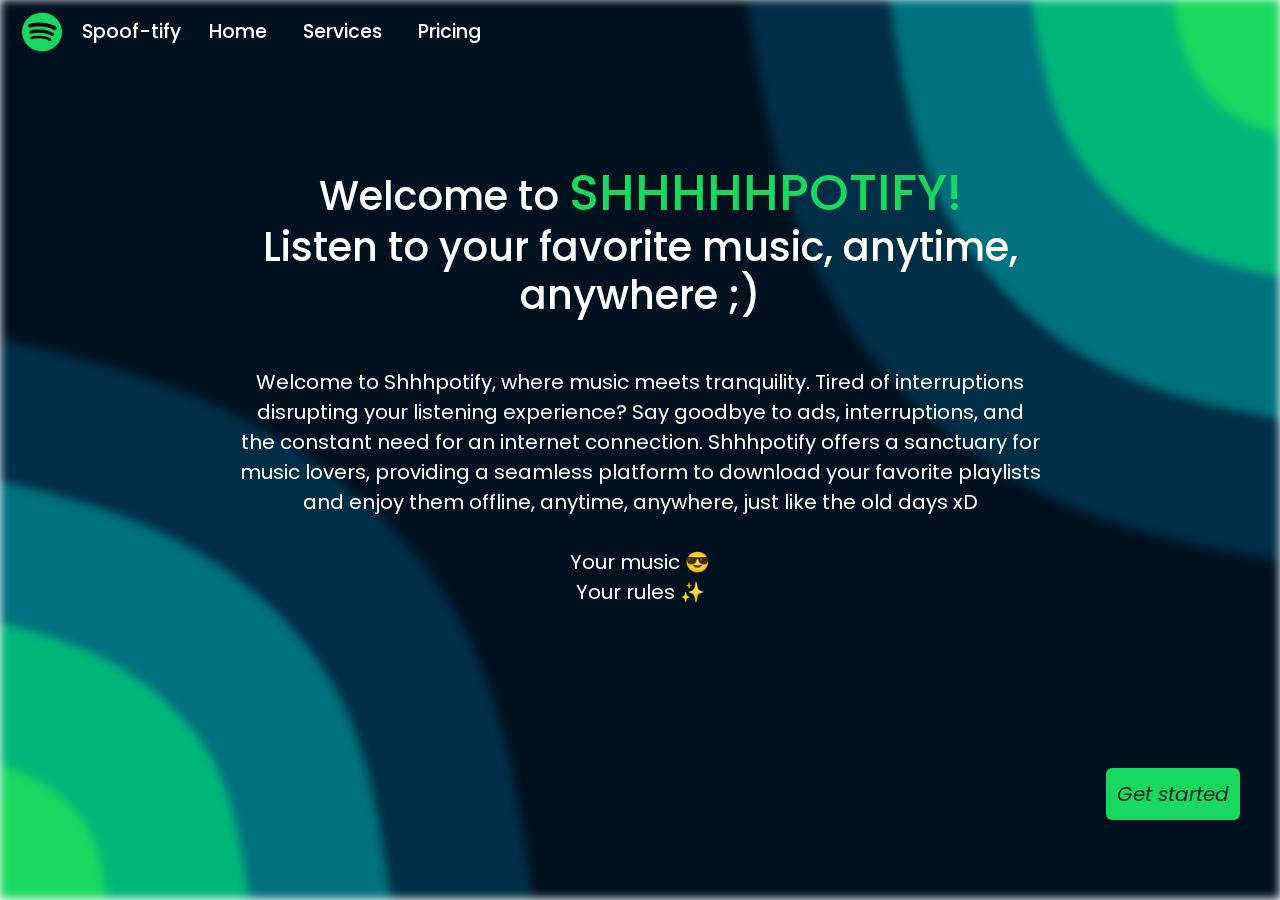
<file: FrontEnd/landing/index.html>
<!DOCTYPE html>
<html lang="en">

<head>
    <meta charset="UTF-8">
    <meta name="viewport" content="width=device-width, initial-scale=1.0">
    <title>Document</title>
    <link href="https://cdn.jsdelivr.net/npm/bootstrap@5.3.3/dist/css/bootstrap.min.css" rel="stylesheet">
    <link rel="stylesheet" href="../styles.css">
    <link rel="preconnect" href="https://fonts.googleapis.com">
    <link rel="preconnect" href="https://fonts.gstatic.com" crossorigin>
    <link href="https://fonts.googleapis.com/css2?family=Poppins:wght@500&display=swap" rel="stylesheet">
</head>

<body>
    <div class="fixed"></div>
    <nav class="navbar navbar-expand-lg bg-body-tertiary">
        <div class="container-fluid">
            <img src="../../images/Spotify_icon.svg.png" alt="" class="logo">
            <a class="navbar-brand" href="#">Spoof-tify </a>
            <button class="navbar-toggler" type="button" data-bs-toggle="collapse" data-bs-target="#navbarNav"
                aria-controls="navbarNav" aria-expanded="false" aria-label="Toggle navigation">
                <span class="navbar-toggler-icon"></span>
            </button>
            <div class="collapse navbar-collapse" id="navbarNav">
                <ul class="navbar-nav">
                    <li class="nav-item">
                        <a class="nav-link active" aria-current="page" href="#">Home</a>
                    </li>
                    <li class="nav-item">
                        <a class="nav-link" href="#">Services</a>
                    </li>
                    <li class="nav-item">
                        <a class="nav-link" href="#">Pricing</a>
                    </li>
                </ul>
            </div>
        </div>
    </nav>


    <div class="jumbotron">
        <h1>Welcome to <span style="font-size: 50px; color: #18d860;"> SHHHHHPOTIFY! </span> <br>
             Listen to your favorite music, anytime, anywhere ;)
        </h1>

        <p>
            Welcome to Shhhpotify, where music meets tranquility. Tired of interruptions disrupting your listening
            experience? Say goodbye to ads, interruptions, and the constant need for an internet connection. Shhhpotify
            offers a sanctuary for music lovers, providing a seamless platform to download your favorite playlists and
            enjoy them offline, anytime, anywhere, just like the old days xD
            <br><br>
            Your music 😎
            <br>
            Your rules ✨

        </p>
    </div>

    <a href="../Starting/index.html"><button class="btn" id="start">
       <i> Get started </i>
    </button></a>

    <script src="../index.js"></script>
    <script src="https://cdn.jsdelivr.net/npm/bootstrap@5.3.3/dist/js/bootstrap.bundle.min.js"></script>
</body>

</html>
</file>
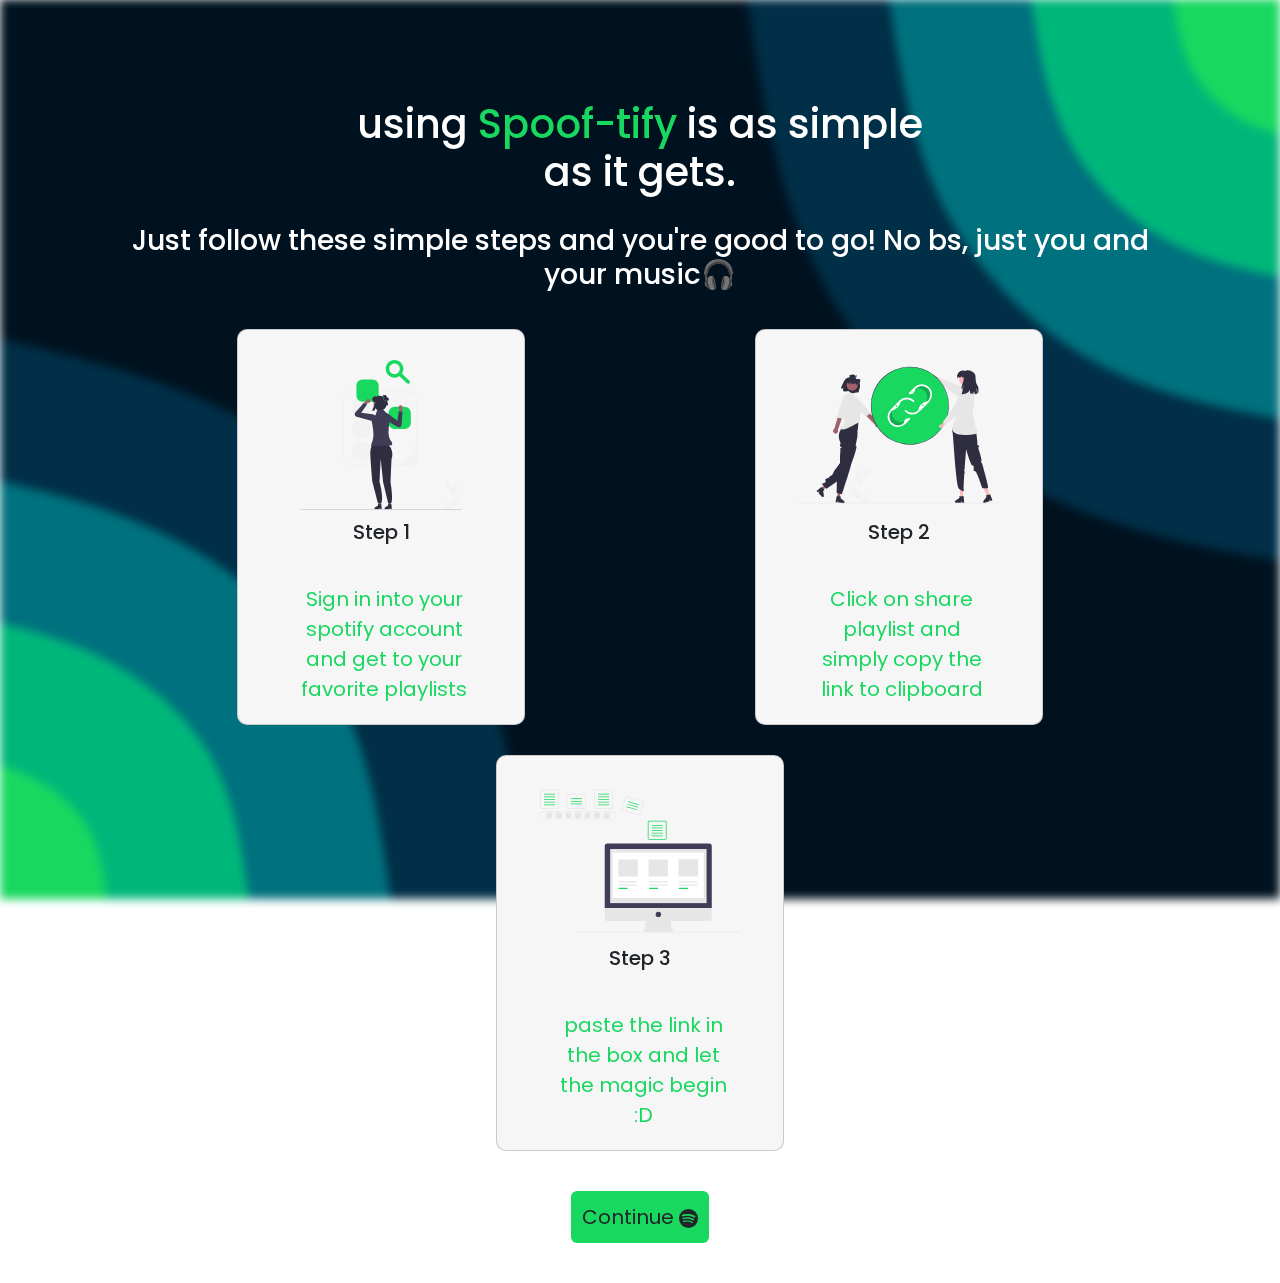
<file: FrontEnd/Starting/index.html>
<!DOCTYPE html>
<html lang="en">

<head>
    <meta charset="UTF-8">
    <meta name="viewport" content="width=device-width, initial-scale=1.0">
    <title>Document</title>
    <link href="https://cdn.jsdelivr.net/npm/bootstrap@5.3.3/dist/css/bootstrap.min.css" rel="stylesheet">
    <link rel="stylesheet" href="../styles.css">
    <link rel="preconnect" href="https://fonts.googleapis.com">
    <link rel="preconnect" href="https://fonts.gstatic.com" crossorigin>
    <link href="https://fonts.googleapis.com/css2?family=Poppins:wght@500&display=swap" rel="stylesheet">
</head>

<body>
    <div class="fixed"></div>


    <div class="jumbotron">
        <center>
            <h1>using <span style="color: #18d860;">Spoof-tify </span> is as simple as it
                gets.</h1>
        </center>

        <div class="steps">
            <h3> Just follow these simple steps and you're good to go! No bs, just you and your music🎧 </h3>
            <div class="cards">
                <div class="card c1" style="width: 18rem;">
                    <img src="../../images/undraw_searching_re_3ra9.svg" class="card-img-top" alt="...">
                    <div class="card-body">
                        <h5 class="card-title">Step 1</h5>
                        <p class="card-text">
                            Sign in into your spotify account and get to your favorite playlists
                        </p>
                    </div>
                </div>
                <div class="card c2" style="width: 18rem;">
                    <img src="../../images/undraw_share_link_re_54rx.svg" alt="...">
                    <div class="card-body">
                        <h5 class="card-title">Step 2</h5>
                        <p class="card-text">Click on share playlist and simply copy the link to clipboard</p>
                    </div>
                </div>
                <div class="card c3" style="width: 18rem;">
                    <img src="../../images/undraw_data_processing_yrrv.svg" class="card-img-top" alt="...">
                    <div class="card-body">
                        <h5 class="card-title">Step 3</h5>
                        <p class="card-text">paste the link in the box and let the magic begin :D</p>
                    </div>
                </div>
            </div>
        </div>
        <a href="../Main/index.html"><button class="btn centerElement"> Continue
                <svg xmlns="http://www.w3.org/2000/svg" width="19" height="19 " fill="currentColor"
                    class="bi bi-spotify" viewBox="0 0 16 16">
                    <path
                        d="M8 0a8 8 0 1 0 0 16A8 8 0 0 0 8 0m3.669 11.538a.5.5 0 0 1-.686.165c-1.879-1.147-4.243-1.407-7.028-.77a.499.499 0 0 1-.222-.973c3.048-.696 5.662-.397 7.77.892a.5.5 0 0 1 .166.686m.979-2.178a.624.624 0 0 1-.858.205c-2.15-1.321-5.428-1.704-7.972-.932a.625.625 0 0 1-.362-1.194c2.905-.881 6.517-.454 8.986 1.063a.624.624 0 0 1 .206.858m.084-2.268C10.154 5.56 5.9 5.419 3.438 6.166a.748.748 0 1 1-.434-1.432c2.825-.857 7.523-.692 10.492 1.07a.747.747 0 1 1-.764 1.288" />
                </svg>
            </button>
        </a>
    </div>


    <script src="../index.js"></script>
    <script src="https://cdn.jsdelivr.net/npm/bootstrap@5.3.3/dist/js/bootstrap.bundle.min.js"></script>
</body>

</html>
</file>
<file: FrontEnd/styles.css>
* {
    margin: 0;
    padding: 0;
    box-sizing: border-box;
    font-family: 'Poppins', sans-serif;
}

body {
    height: 100vh;
}

::-webkit-scrollbar {
    display: none;
}

.brandName {
    color: #18d860;
}

.fixed {
    margin-bottom: 0;
    z-index: -10;
    position: fixed;
    width: 100%;
    height: 100vh;
    top: -1px;
    background-image: url(../images/background.svg);
    background-repeat: no-repeat;
    background-position: center;
    background-size: cover;
    animation: circs 15s linear infinite;
    filter: blur(5px);
}

#linkIP {
    margin-top: 40px;
    width: 60%;
    height: 60px;
    border: none;
    border-bottom: 5px solid #002f47;
    outline: none;
    background: none;
    font-size: 30px;
    padding: 10px;
    color: white;
    text-align: center;
}

.fixed2 {
    margin-bottom: 0;
    z-index: -10;
    position: fixed;
    width: 100%;
    height: 100vh;
    top: -1px;
    background-image: url(../images/main_bg1.svg);
    background-repeat: no-repeat;
    background-position: center;
    background-size: cover;
    animation: circs 15s linear infinite;
}

@keyframes circs {
    0% {
        transform: scale(1.2);
    }

    50% {
        transform: scale(1);
    }

    100% {
        transform: scale(1.2);
    }
}

.logo {
    height: 40px;
    width: 40px;
    margin: 0px 10px;
}

.nav-link,
.navbar-brand {
    color: white !important;
    font-size: 1.2rem;
    font-weight: 500;
    margin: 0px 10px;
    transition: 0.25s ease-in-out;
}

.nav-link:hover {
    color: #18d860 !important;
}

.navbar {
    background-color: transparent !important;
    padding-top: 10px;
}

.navbar-toggler {
    border: none !important;
}

.navbar-toggler:focus {
    outline: none !important;
}

.jumbotron {
    margin: 100px 65px;
    color: white;
    display: flex;
    flex-direction: column;
    align-items: center;
    justify-content: center;
}

.jumbotron h1 {
    width: 75%;
    text-align: center;
}

.jumbotron p {
    width: 70%;
    text-align: center;
    font-size: 20px;
    margin: 40px;
    color: white;
}

.btn {
    font-size: 20px;
    background-color: #18d860;
    transition: 0.5s ease-in;
    padding: 10px;
    position: fixed;
    bottom: 40px;
    right: 40px;
    width: fit-content;
    margin-bottom: 40px;
}

.centerElement {
    position: static !important;
    animation: none;
    margin-top: 20px;
}

.btn:hover {
    background-color: #002f47;
}

.steps {
    width: 90%;
    margin: 20px auto;
    text-align: center;
}

.cards {
    display: flex;
    justify-content: space-around;
    align-items: center;
    flex-wrap: wrap;
    cursor: pointer;
}

.card {
    background-color: #f6f6f6;
    border-radius: 10px;
    display: flex;
    flex-direction: column;
    justify-content: center;
    align-items: center;
    transition: 0.25s ease-in-out;
    padding: 10px;
    margin: 30px 30px 0 30px;
}

.card:hover {
    box-shadow: 1px 1px 30px 0px #18d860;
    background-color: rgb(255, 255, 255);

    img {
        transform: scale(1.05);
    }

    .card-title,
    p {
        color: #002f47 !important;
    }
}

.card-body {
    margin: 10px;
    text-align: center;
    padding: 0;
}

.card img {
    margin-top: 20px;
    height: 150px;
    width: 200px;
    transition: .25s ease-in-out;
}

.card-text {
    color: #18d860 !important;
}

.APIcontent {
    color: white;
    display: flex;
    flex-direction: column;
    justify-content: center;
    align-items: center;
    flex-wrap: wrap;
    margin: 20px;
    padding-bottom: 100px;
    width: 90%;
}

.title img {
    margin: 0 30px !important;
}

.title {
    width: 100%;
    margin: 20px;
}

.title,
.tit {
    font-size: 30px;
    display: flex;
    align-items: center;
    justify-content: center;
}

#songList {
    width: 100%;
    display: flex;
    flex-direction: column;
    justify-content: center;
    align-items: center;
}

#songList img {
    margin: 10px;
}

a {
    text-decoration: none;
    color: black;
}

.btn2 {
    position: static;
    font-size: 15px;
    padding: 10px;
    background-color: #18d860;
    animation: none;
    text-decoration: none;
    border-radius: 10px;
}

.songListContent {
    padding: 10px;
    display: flex;
    width: 60%;
    align-items: center;
    justify-content: space-between;
    margin: 30px;
    box-shadow: #002034 0px 2px 8px 0px;
}

@keyframes breathing {
    0% {
        transform: scale(0.9);
        opacity: 0.9;
    }

    50% {
        transform: scale(1.3);
        opacity: 1;
    }

    100% {
        opacity: 0.9;
        transform: scale(.9);
    }
}

@media (max-width: 880px) {
    .nav-link {
        display: flex;
        justify-content: center;
        background-color: rgb(0, 18, 32, 0.20);
    }

}
</file>
